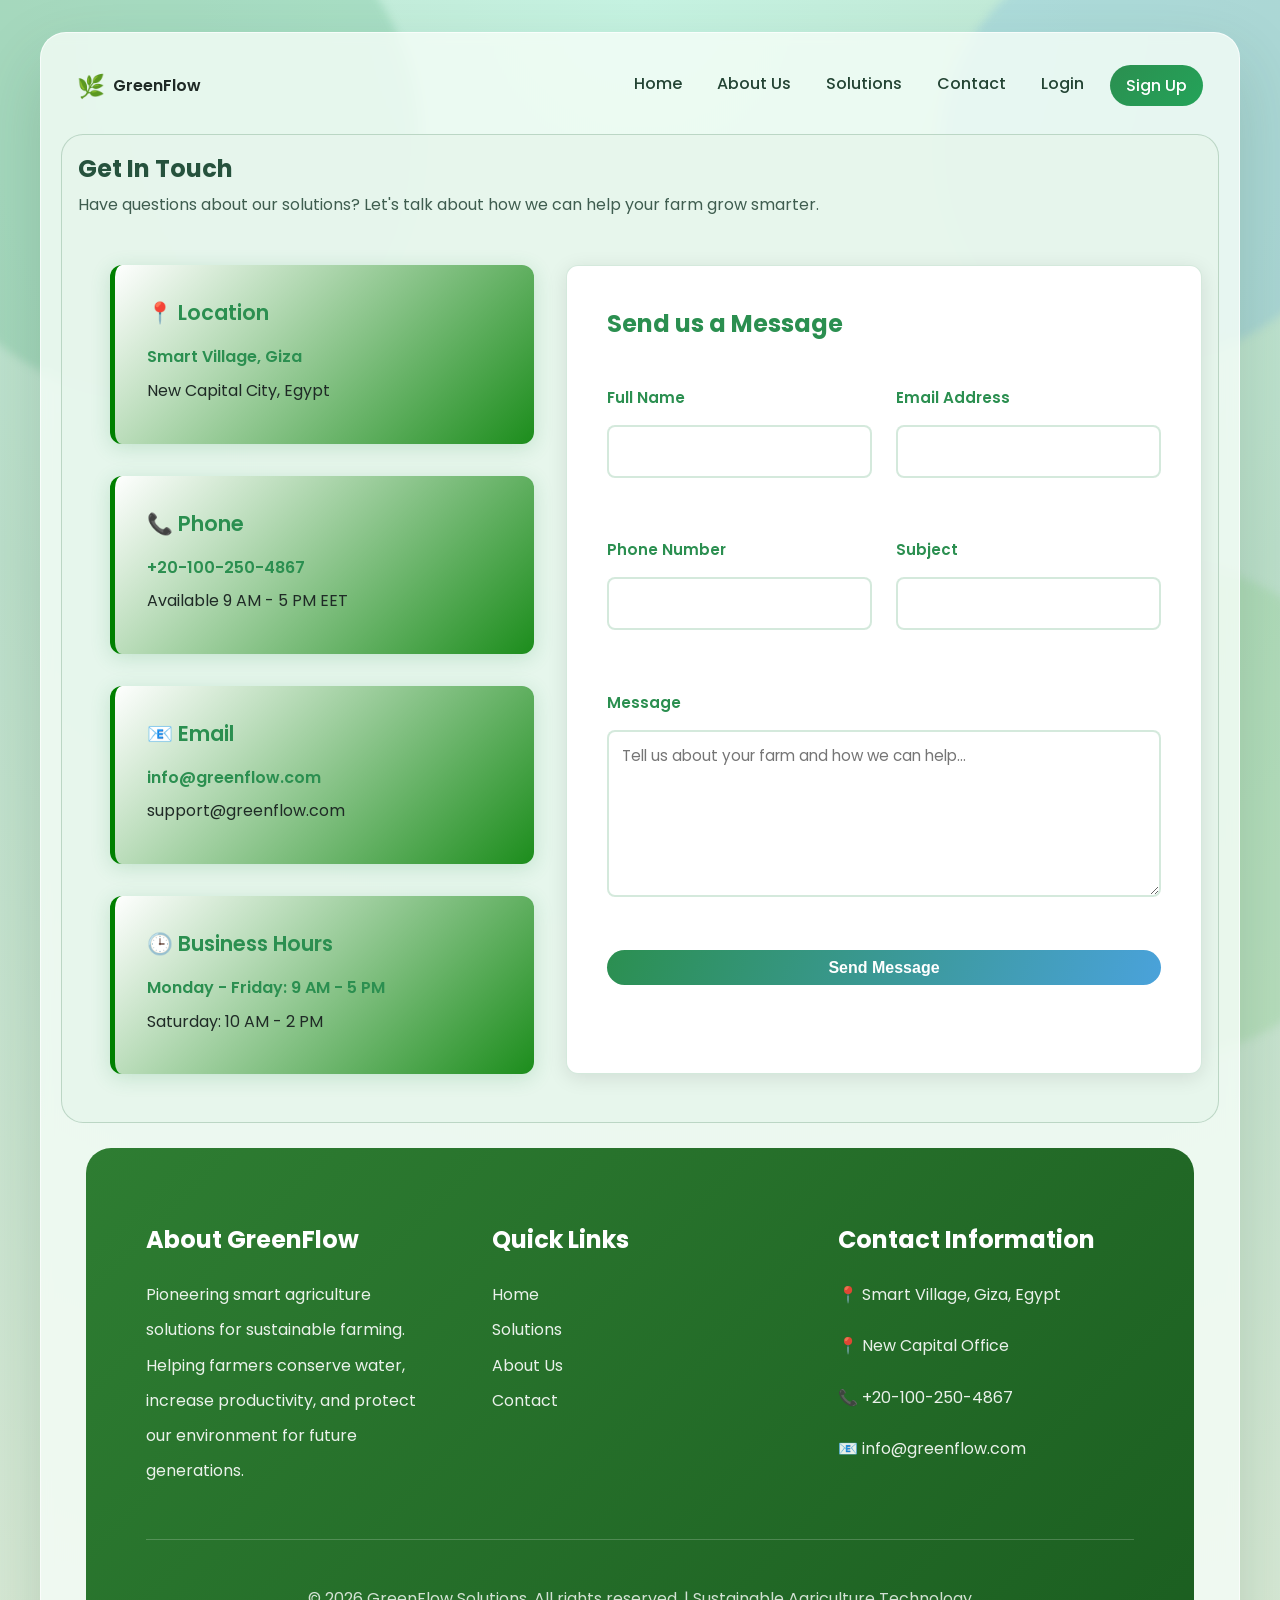
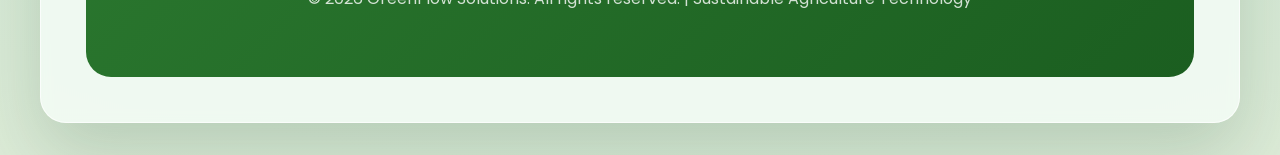
<file: contact.html>
<!DOCTYPE html>
<html lang="en">
  <head>
    <meta charset="UTF-8" />
    <meta name="viewport" content="width=device-width, initial-scale=1.0" />
    <title>Contact Us - GreenFlow Agriculture</title>
    <link rel="icon" type="image/png" href="data:image/svg+xml,<svg xmlns='http://www.w3.org/2000/svg' viewBox='0 0 100 100'><text y='75' font-size='75'>🌿</text></svg>" />
    <link rel="preconnect" href="https://fonts.googleapis.com" />
    <link rel="preconnect" href="https://fonts.gstatic.com" crossorigin />
    <link
      href="https://fonts.googleapis.com/css2?family=Poppins:wght@300;400;500;600;700&display=swap"
      rel="stylesheet"
    />
    <link rel="stylesheet" href="style.css" />
    <link rel="stylesheet" href="contact.css" />
  </head>
  <body>
    <div class="background-shapes" aria-hidden="true">
      <span class="shape shape-1"></span>
      <span class="shape shape-2"></span>
      <span class="shape shape-3"></span>
    </div>

    <div class="page-shell">
      <header class="topbar">
        <a href="#home" class="brand" aria-label="GreenFlow Home">
          <span class="brand-icon">🌿</span>
          <span>GreenFlow</span>
        </a>
        <button class="menu-toggle" id="menuToggle" aria-label="Toggle menu">☰</button>
        <nav class="nav" id="mainNav">
          <a href="index.html">Home</a>
          <a href="about.html">About Us</a>
          <a href="solution.html">Solutions</a>
          <a href="contact.html">Contact</a>
          <a href="login.html" class="auth-link">Login</a>
          <a href="signup.html" class="auth-link signup-link">Sign Up</a>
        </nav>
      </header>

      <main>
        <section id="contact" class="contact panel">
          <div class="section-heading">
            <h2>Get In Touch</h2>
            <p>Have questions about our solutions? Let's talk about how we can help your farm grow smarter.</p>
          </div>

          <div class="contact-container">
            <div class="contact-info">
              <div class="info-card">
                <h3>📍 Location</h3>
                <p>Smart Village, Giza</p>
                <p>New Capital City, Egypt</p>
              </div>
              <div class="info-card">
                <h3>📞 Phone</h3>
                <p>+20-100-250-4867</p>
                <p>Available 9 AM - 5 PM EET</p>
              </div>
              <div class="info-card">
                <h3>📧 Email</h3>
                <p>info@greenflow.com</p>
                <p>support@greenflow.com</p>
              </div>
              <div class="info-card">
                <h3>🕒 Business Hours</h3>
                <p>Monday - Friday: 9 AM - 5 PM</p>
                <p>Saturday: 10 AM - 2 PM</p>
              </div>
            </div>

            <form class="contact-form" id="contactForm" action="https://formspree.io/f/xwpovlje" method="post">
              <h3>Send us a Message</h3>
              <div class="form-row">
                <div class="form-group">
                  <label for="name">Full Name</label>
                  <input type="text" id="name" name="name" required />
                </div>
                <div class="form-group">
                  <label for="email">Email Address</label>
                  <input type="email" id="email" name="email" required />
                </div>
              </div>

              <div class="form-row">
                <div class="form-group">
                  <label for="phone">Phone Number</label>
                  <input type="tel" id="phone" name="phone" />
                </div>
                <div class="form-group">
                  <label for="subject">Subject</label>
                  <input type="text" id="subject" name="subject" required />
                </div>
              </div>

              <div class="form-group">
                <label for="message">Message</label>
                <textarea id="message" name="message" rows="6" required placeholder="Tell us about your farm and how we can help..."></textarea>
              </div>

              <button type="submit" class="submit-btn">Send Message</button>
              <p id="formStatus" aria-live="polite"></p>
            </form>
          </div>
        </section>

        <footer class="footer">
          <div class="footer-content">
            <div class="footer-column">
              <h3>About GreenFlow</h3>
              <p>Pioneering smart agriculture solutions for sustainable farming. Helping farmers conserve water, 
                increase productivity, and protect our environment for future generations.</p>
            </div>
            <div class="footer-column">
              <h3>Quick Links</h3>
              <a href="index.html">Home</a>
              <a href="solution.html">Solutions</a>
              <a href="about.html">About Us</a>
              <a href="contact.html">Contact</a>
            </div>
            <div class="footer-column">
              <h3>Contact Information</h3>
              <p>📍 Smart Village, Giza, Egypt</p>
              <p>📍 New Capital Office</p>
              <p>📞 +20-100-250-4867</p>
              <p>📧 info@greenflow.com</p>
            </div>
          </div>
          <div class="footer-bottom">
            <p>© 2026 GreenFlow Solutions. All rights reserved. | Sustainable Agriculture Technology</p>
          </div>
        </footer>
      </main>
    </div>

    <script src="script.js"></script>
  </body>
</html>
</file>
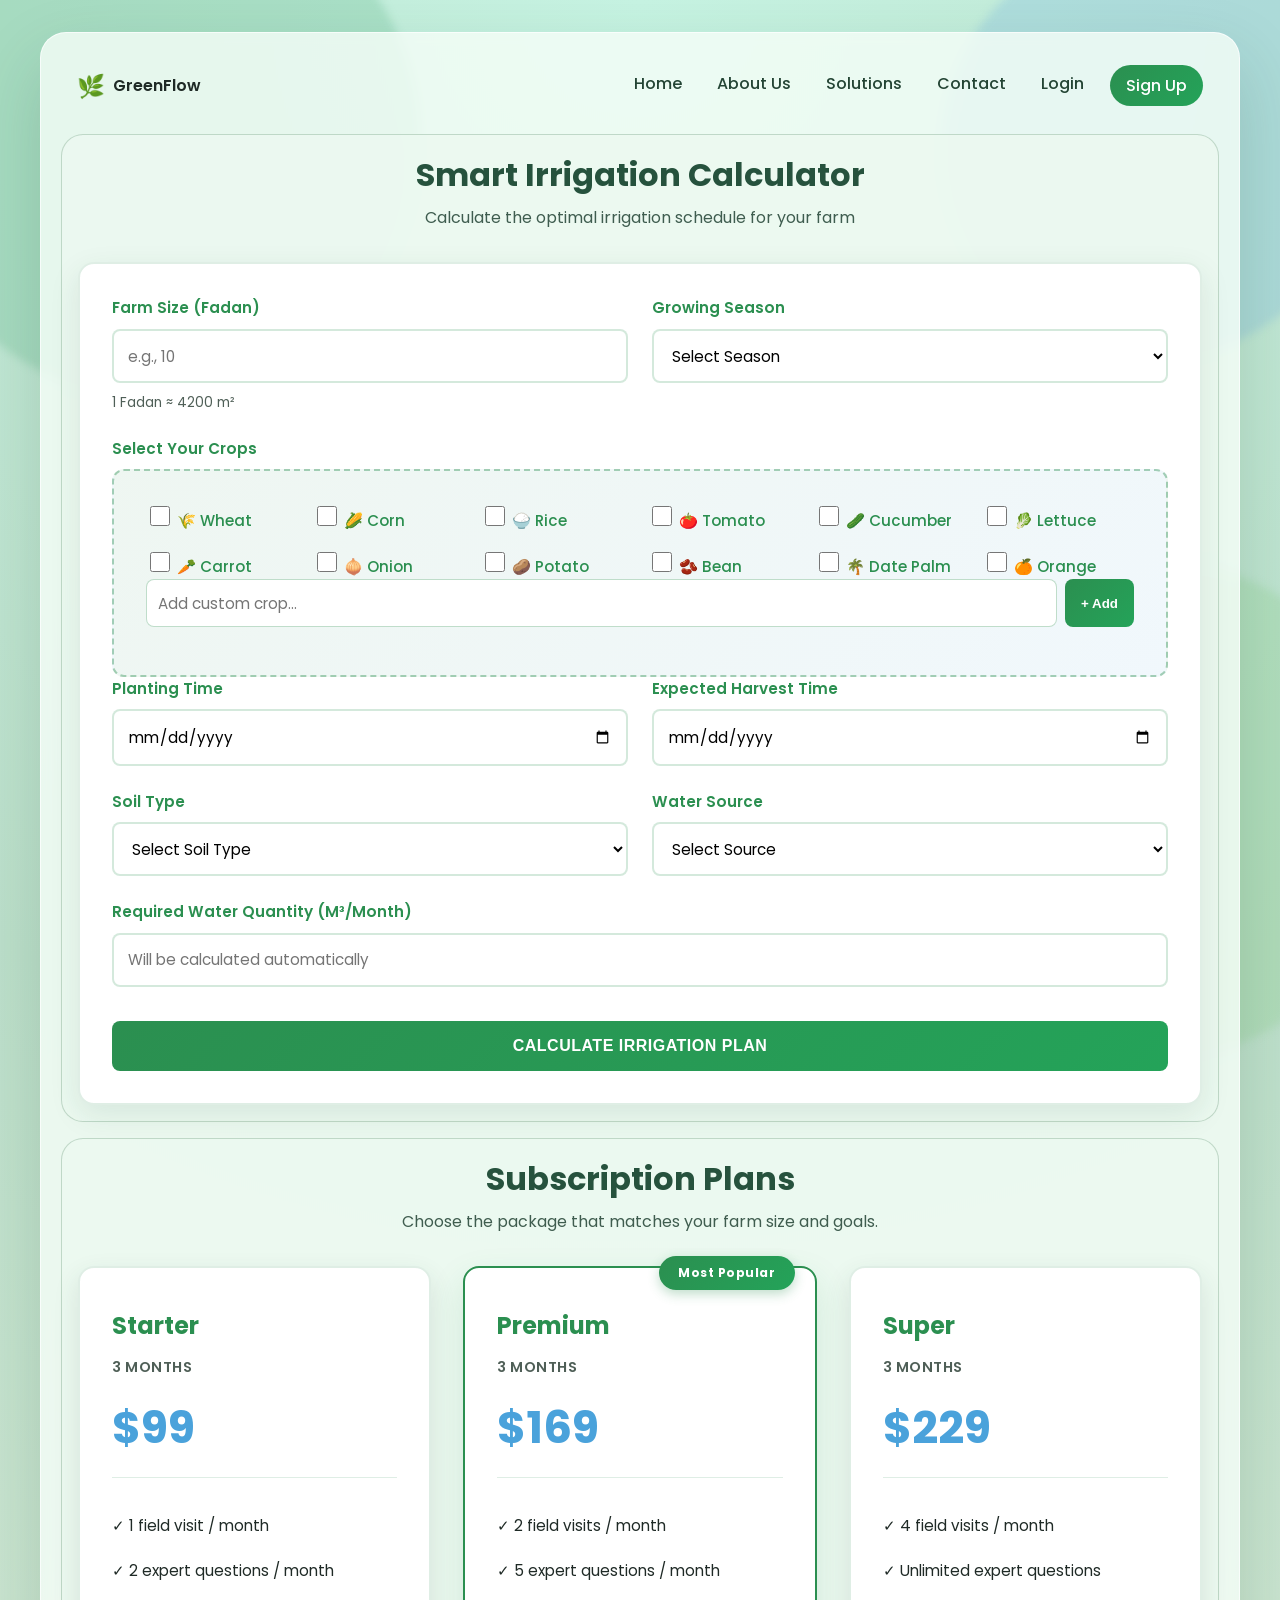
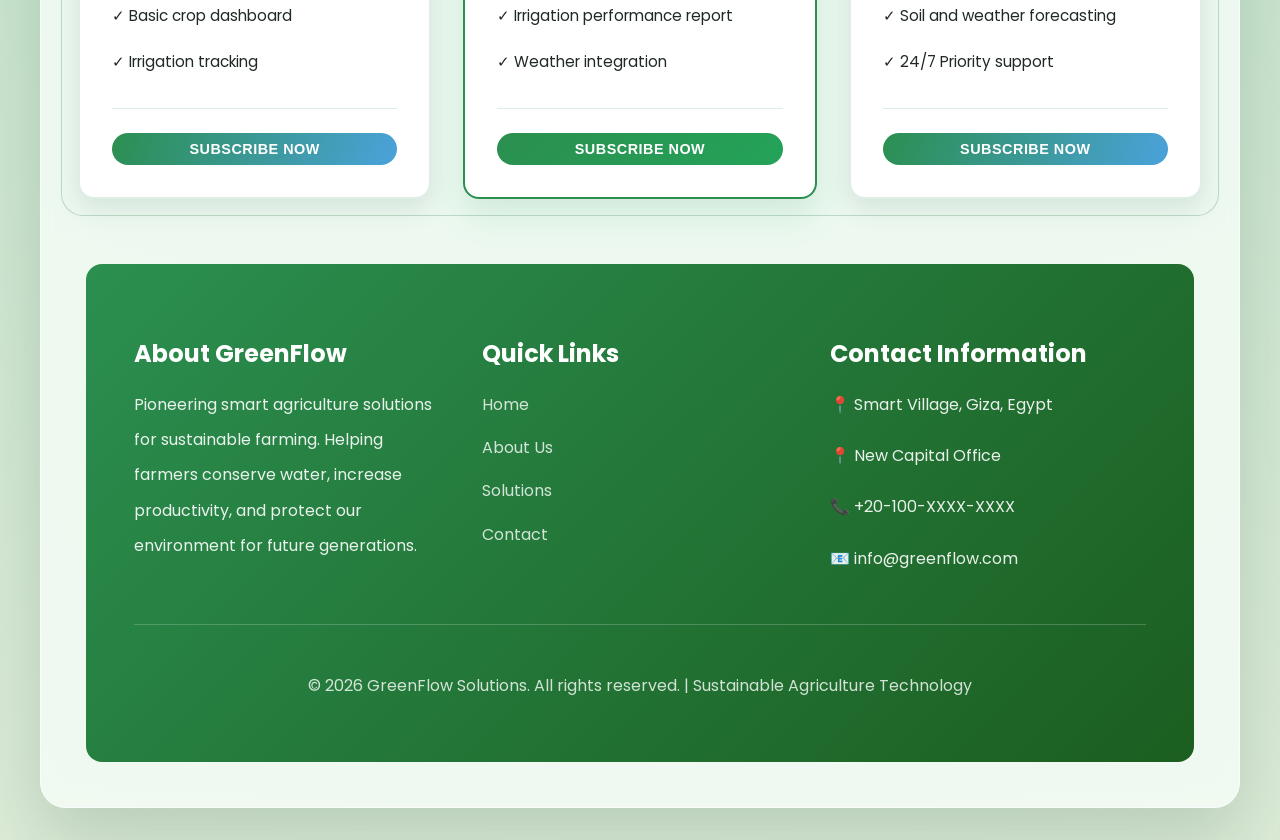
<file: solution.html>
<!DOCTYPE html>
<html lang="en">
  <head>
    <meta charset="UTF-8" />
    <meta name="viewport" content="width=device-width, initial-scale=1.0" />
    <title>Solutions - GreenFlow Agriculture</title>
    <link rel="icon" type="image/png" href="data:image/svg+xml,<svg xmlns='http://www.w3.org/2000/svg' viewBox='0 0 100 100'><text y='75' font-size='75'>🌿</text></svg>" />
    <link rel="preconnect" href="https://fonts.googleapis.com" />
    <link rel="preconnect" href="https://fonts.gstatic.com" crossorigin />
    <link
      href="https://fonts.googleapis.com/css2?family=Poppins:wght@300;400;500;600;700&display=swap"
      rel="stylesheet"
    />
    <link rel="stylesheet" href="style.css" />
    <link rel="stylesheet" href="solution.css" />
  </head>
  <body>
    <div class="background-shapes" aria-hidden="true">
      <span class="shape shape-1"></span>
      <span class="shape shape-2"></span>
      <span class="shape shape-3"></span>
    </div>

    <div class="page-shell">
      <header class="topbar">
        <a href="#home" class="brand" aria-label="GreenFlow Home">
          <span class="brand-icon">🌿</span>
          <span>GreenFlow</span>
        </a>
        <button class="menu-toggle" id="menuToggle" aria-label="Toggle menu">☰</button>
        <nav class="nav" id="mainNav">
          <a href="index.html">Home</a>
          <a href="about.html">About Us</a>
          <a href="solution.html">Solutions</a>
          <a href="contact.html">Contact</a>
          <a href="login.html" class="auth-link">Login</a>
          <a href="signup.html" class="auth-link signup-link">Sign Up</a>
        </nav>
      </header>

      <main>
        <section id="farm-calculator" class="solutions panel">
          <div class="section-heading">
            <h2>Smart Irrigation Calculator</h2>
            <p>Calculate the optimal irrigation schedule for your farm</p>
          </div>

          <div class="calculator-container">
            <form id="farmCalculator" class="farm-form" action="https://formspree.io/f/xwpovlje" method="post">
              <div class="form-row">
                <div class="form-group">
                  <label for="farmSize">Farm Size (Fadan)</label>
                  <input type="number" id="farmSize" name="farmSize" placeholder="e.g., 10" min="1" required />
                  <small>1 Fadan ≈ 4200 m²</small>
                </div>
                <div class="form-group">
                  <label for="season">Growing Season</label>
                  <select id="season" name="season" required>
                    <option value="">Select Season</option>
                    <option value="winter">Winter (Nov-Mar)</option>
                    <option value="summer">Summer (May-Sep)</option>
                    <option value="spring">Spring (Mar-May)</option>
                    <option value="fall">Fall (Sep-Nov)</option>
                  </select>
                </div>
              </div>

              <div class="form-group">
                <label>Select Your Crops</label>
                <div class="crops-selector">
                  <div class="crop-options">
                    <div class="crop-item">
                      <input type="checkbox" id="crop-wheat" name="crops" value="wheat" />
                      <label for="crop-wheat">🌾 Wheat</label>
                    </div>
                    <div class="crop-item">
                      <input type="checkbox" id="crop-corn" name="crops" value="corn" />
                      <label for="crop-corn">🌽 Corn</label>
                    </div>
                    <div class="crop-item">
                      <input type="checkbox" id="crop-rice" name="crops" value="rice" />
                      <label for="crop-rice">🍚 Rice</label>
                    </div>
                    <div class="crop-item">
                      <input type="checkbox" id="crop-tomato" name="crops" value="tomato" />
                      <label for="crop-tomato">🍅 Tomato</label>
                    </div>
                    <div class="crop-item">
                      <input type="checkbox" id="crop-cucumber" name="crops" value="cucumber" />
                      <label for="crop-cucumber">🥒 Cucumber</label>
                    </div>
                    <div class="crop-item">
                      <input type="checkbox" id="crop-lettuce" name="crops" value="lettuce" />
                      <label for="crop-lettuce">🥬 Lettuce</label>
                    </div>
                    <div class="crop-item">
                      <input type="checkbox" id="crop-carrot" name="crops" value="carrot" />
                      <label for="crop-carrot">🥕 Carrot</label>
                    </div>
                    <div class="crop-item">
                      <input type="checkbox" id="crop-onion" name="crops" value="onion" />
                      <label for="crop-onion">🧅 Onion</label>
                    </div>
                    <div class="crop-item">
                      <input type="checkbox" id="crop-potato" name="crops" value="potato" />
                      <label for="crop-potato">🥔 Potato</label>
                    </div>
                    <div class="crop-item">
                      <input type="checkbox" id="crop-bean" name="crops" value="bean" />
                      <label for="crop-bean">🫘 Bean</label>
                    </div>
                    <div class="crop-item">
                      <input type="checkbox" id="crop-date" name="crops" value="date-palm" />
                      <label for="crop-date">🌴 Date Palm</label>
                    </div>
                    <div class="crop-item">
                      <input type="checkbox" id="crop-orange" name="crops" value="orange" />
                      <label for="crop-orange">🍊 Orange</label>
                    </div>
                  </div>
                  <div class="custom-crop">
                    <input type="text" id="customCrop" placeholder="Add custom crop..." />
                    <button type="button" id="addCropBtn" class="add-crop-btn">+ Add</button>
                  </div>
                  <div id="selectedCrops" class="selected-crops"></div>
                </div>
              </div>

              <div class="form-row">
                <div class="form-group">
                  <label for="plantingTime">Planting Time</label>
                  <input type="date" id="plantingTime" name="plantingTime" required />
                </div>
                <div class="form-group">
                  <label for="harvestTime">Expected Harvest Time</label>
                  <input type="date" id="harvestTime" name="harvestTime" required />
                </div>
              </div>

              <div class="form-row">
                <div class="form-group">
                  <label for="soilType">Soil Type</label>
                  <select id="soilType" name="soilType" required>
                    <option value="">Select Soil Type</option>
                    <option value="sandy">Sandy Soil</option>
                    <option value="loamy">Loamy Soil</option>
                    <option value="clay">Clay Soil</option>
                    <option value="mixed">Mixed Soil</option>
                  </select>
                </div>
                <div class="form-group">
                  <label for="waterSource">Water Source</label>
                  <select id="waterSource" name="waterSource" required>
                    <option value="">Select Source</option>
                    <option value="well">Well</option>
                    <option value="canal">Canal</option>
                    <option value="river">River</option>
                    <option value="rainwater">Rainwater</option>
                  </select>
                </div>
              </div>

              <div class="form-group">
                <label for="waterQuantity">Required Water Quantity (m³/month)</label>
                <input type="number" id="waterQuantity" name="waterQuantity" placeholder="Will be calculated automatically" readonly />
                <small id="waterInfo"></small>
              </div>

              <button type="submit" class="submit-btn">Calculate Irrigation Plan</button>
            </form>
          </div>
        </section>

        <section id="solutions" class="solutions panel">
          <div class="section-heading">
            <h2>Subscription Plans</h2>
            <p>Choose the package that matches your farm size and goals.</p>
          </div>

          <div class="pricing-grid">
            <article class="price-card">
              <h3>Starter</h3>
              <p class="duration">3 Months</p>
              <p class="price">$99</p>
              <ul>
                <li>✓ 1 field visit / month</li>
                <li>✓ 2 expert questions / month</li>
                <li>✓ Basic crop dashboard</li>
                <li>✓ Irrigation tracking</li>
              </ul>
              <button class="subscribe-btn">Subscribe Now</button>
            </article>
            <article class="price-card featured">
              <div class="badge">Most Popular</div>
              <h3>Premium</h3>
              <p class="duration">3 Months</p>
              <p class="price">$169</p>
              <ul>
                <li>✓ 2 field visits / month</li>
                <li>✓ 5 expert questions / month</li>
                <li>✓ Irrigation performance report</li>
                <li>✓ Weather integration</li>
              </ul>
              <button class="subscribe-btn primary">Subscribe Now</button>
            </article>
            <article class="price-card">
              <h3>Super</h3>
              <p class="duration">3 Months</p>
              <p class="price">$229</p>
              <ul>
                <li>✓ 4 field visits / month</li>
                <li>✓ Unlimited expert questions</li>
                <li>✓ Soil and weather forecasting</li>
                <li>✓ 24/7 Priority support</li>
              </ul>
              <button class="subscribe-btn">Subscribe Now</button>
            </article>
          </div>
        </section>

        <footer class="footer">
          <div class="footer-content">
            <div class="footer-column">
              <h3>About GreenFlow</h3>
              <p>Pioneering smart agriculture solutions for sustainable farming. Helping farmers conserve water, increase productivity, and protect our environment for future generations.</p>
            </div>
            <div class="footer-column">
              <h3>Quick Links</h3>
              <a href="index.html">Home</a>
              <a href="about.html">About Us</a>
              <a href="solution.html">Solutions</a>
              <a href="contact.html">Contact</a>
            </div>
            <div class="footer-column">
              <h3>Contact Information</h3>
              <p>📍 Smart Village, Giza, Egypt</p>
              <p>📍 New Capital Office</p>
              <p>📞 +20-100-XXXX-XXXX</p>
              <p>📧 info@greenflow.com</p>
            </div>
          </div>
          <div class="footer-bottom">
            <p>© 2026 GreenFlow Solutions. All rights reserved. | Sustainable Agriculture Technology</p>
          </div>
        </footer>
      </main>
    </div>

    <script src="script.js"></script>
    <script>
      // Crop selection and water calculation logic
      document.getElementById('addCropBtn').addEventListener('click', function() {
        const customCrop = document.getElementById('customCrop').value;
        if (customCrop.trim()) {
          const cropDiv = document.createElement('div');
          cropDiv.className = 'custom-crop-tag';
          cropDiv.innerHTML = customCrop + ' <button type="button" onclick="this.parentElement.remove()">×</button>';
          document.getElementById('selectedCrops').appendChild(cropDiv);
          document.getElementById('customCrop').value = '';
        }
      });

      document.querySelectorAll('input[name="crops"]').forEach(checkbox => {
        checkbox.addEventListener('change', function() {
          updateSelectedCrops();
          calculateWaterQuantity();
        });
      });

      function updateSelectedCrops() {
        const selected = document.querySelectorAll('input[name="crops"]:checked');
        const display = document.getElementById('selectedCrops');
        display.innerHTML = '';
        selected.forEach(crop => {
          const label = document.querySelector('label[for="' + crop.id + '"]').textContent;
          const tag = document.createElement('div');
          tag.className = 'selected-crop-tag';
          tag.innerHTML = label + ' <button type="button" onclick="document.getElementById(\'' + crop.id + '\').click(); updateSelectedCrops(); calculateWaterQuantity();">×</button>';
          display.appendChild(tag);
        });
      }

      function calculateWaterQuantity() {
        const farmSize = parseFloat(document.getElementById('farmSize').value) || 0;
        const season = document.getElementById('season').value;
        const selected = document.querySelectorAll('input[name="crops"]:checked').length;

        if (farmSize && season && selected) {
          // Basic calculation: varies by season and number of crops
          const baseWater = farmSize * 4200 * (season === 'summer' ? 0.008 : 0.005);
          const totalWater = (baseWater * selected * 30).toFixed(2);
          document.getElementById('waterQuantity').value = totalWater;
          document.getElementById('waterInfo').textContent = 'Estimated monthly requirement for ' + selected + ' crop(s) in ' + season;
        }
      }

      document.getElementById('farmSize').addEventListener('change', calculateWaterQuantity);
      document.getElementById('season').addEventListener('change', calculateWaterQuantity);

      document.getElementById('farmCalculator').addEventListener('submit', function(e) {
        e.preventDefault();
        alert('Irrigation plan calculated! Check your email for detailed recommendations.');
        if (localStorage.getItem('isLoggedIn')) {
          // User is logged in, show results
          window.location.href = 'solution.html#solutions';
        } else {
          // Redirect to signup
          window.location.href = 'signup.html';
        }
      });
    </script>
    <script src="solution.js"></script>
  </body>
</html>
</file>
<file: style.css>
:root {
  --bg: #cde8d8;
  --panel: rgba(245, 253, 247, 0.82);
  --primary: #2b8f50;
  --secondary: #4aa2db;
  --text: #1f2a26;
  --muted: #4f5f57;
  --line: rgba(63, 121, 82, 0.25);
}

* {
  box-sizing: border-box;
}

body {
  margin: 0;
  font-family: "Poppins", sans-serif;
  color: var(--text);
  background: radial-gradient(circle at top, #c6f3e2 0%, #bde0cb 45%, #dcebd7 100%);
  min-height: 100vh;
  overflow-x: hidden;
}

.background-shapes .shape {
  position: fixed;
  border-radius: 50%;
  filter: blur(4px);
  z-index: -1;
}

.shape-1 {
  width: 520px;
  height: 520px;
  background: rgba(90, 180, 132, 0.25);
  top: -120px;
  left: -100px;
}

.shape-2 {
  width: 420px;
  height: 420px;
  background: rgba(114, 175, 227, 0.25);
  right: -80px;
  top: -60px;
}

.shape-3 {
  width: 500px;
  height: 500px;
  background: rgba(146, 209, 146, 0.3);
  bottom: -160px;
  right: -120px;
}

.page-shell {
  width: min(1200px, calc(100% - 2rem));
  margin: 2rem auto;
  background: var(--panel);
  border: 1px solid rgba(255, 255, 255, 0.7);
  border-radius: 26px;
  backdrop-filter: blur(6px);
  box-shadow: 0 30px 70px rgba(26, 74, 47, 0.18);
  padding: 1.25rem;
}

.topbar {
  display: flex;
  align-items: center;
  justify-content: space-between;
  gap: 1rem;
  padding: 0.75rem 1rem;
}

.brand {
  text-decoration: none;
  color: var(--text);
  font-weight: 600;
  display: flex;
  align-items: center;
  gap: 0.5rem;
}

.brand-icon {
  font-size: 1.4rem;
}

.nav {
  display: flex;
  gap: 1rem;
}

.nav a {
  color: #234434;
  text-decoration: none;
  font-weight: 500;
  padding: 0.35rem 0.6rem;
  border-radius: 99px;
  transition: all 0.3s ease;
}

.nav a:hover {
  background: rgba(101, 172, 130, 0.2);
}

.auth-link {
  padding: 0.45rem 0.8rem;
  font-weight: 600;
  border-radius: 8px;
  transition: all 0.3s ease;
}

.auth-link:first-of-type {
  color: var(--primary);
  border: 2px solid var(--primary);
}

.auth-link:first-of-type:hover {
  background: rgba(43, 143, 80, 0.1);
}

.signup-link {
  background: linear-gradient(135deg, #2b8f50, #24a359);
  color: white !important;
  border: none !important;
  padding: 0.5rem 1rem !important;
}

.signup-link:hover {
  transform: translateY(-2px);
  box-shadow: 0 6px 15px rgba(43, 143, 80, 0.3);
}

.menu-toggle {
  display: none;
  border: 0;
  background: rgba(97, 143, 117, 0.2);
  border-radius: 8px;
  padding: 0.4rem 0.6rem;
  font-size: 1rem;
}

.panel {
  border-radius: 22px;
  margin: 1rem 0;
}

.hero {
  position: relative;
  overflow: hidden;
}

.hero-image {
  width: 100%;
  min-height: 260px;
  max-height: 380px;
  object-fit: cover;
  border-radius: 22px;
}

.hero-overlay {
  position: absolute;
  inset: auto 50% 1rem auto;
  transform: translateX(50%);
  width: min(90%, 520px);
  background: rgba(245, 255, 244, 0.78);
  border: 1px solid rgba(255, 255, 255, 0.9);
  border-radius: 18px;
  padding: 1rem 1.2rem;
  text-align: center;
  backdrop-filter: blur(5px);
  box-shadow: 0 12px 24px rgba(31, 59, 45, 0.24);
}

.hero h1 {
  margin: 0;
  font-size: clamp(1.2rem, 2.5vw, 2rem);
  color: #25533e;
}

.hero p {
  margin: 0.6rem 0 1rem;
  color: #2d5e47;
  font-size: 0.95rem;
}

.cta-btn {
  display: inline-block;
  text-decoration: none;
  color: #fff;
  background: linear-gradient(120deg, #2b8f50, #3f8fd6);
  border-radius: 999px;
  padding: 0.55rem 1.1rem;
  font-weight: 600;
  transition: all 0.3s ease;
}

.cta-btn:hover {
  transform: translateY(-2px);
  box-shadow: 0 6px 15px rgba(43, 143, 80, 0.3);
}

@media (max-width: 680px) {
  .cta-btn {
    display: block;
    text-align: center;
    padding: 0.75rem 1.5rem;
    font-size: 1rem;
    width: 100%;
    max-width: 300px;
    margin: 0 auto;
  }
}

.gradient-panel {
  background: linear-gradient(140deg, rgba(120, 198, 115, 0.48), rgba(91, 177, 221, 0.42));
  border: 1px solid rgba(255, 255, 255, 0.58);
  padding: 1.3rem;
}

.about {
  display: grid;
  gap: 1rem;
  grid-template-columns: 1.15fr 1fr;
}

.about-card,
.feature-card,
.price-card,
.team-card,
.contact-form {
  background: rgba(248, 255, 251, 0.8);
  border: 1px solid rgba(255, 255, 255, 0.9);
  border-radius: 16px;
  box-shadow: 0 10px 26px rgba(43, 75, 54, 0.12);
}

.about-card {
  padding: 1rem 1.2rem;
}

.about-card h2 {
  margin-top: 0;
  text-transform: uppercase;
  letter-spacing: 0.03em;
  color: #2f6a46;
}

.feature-grid {
  display: grid;
  gap: 0.8rem;
}

.feature-card {
  padding: 0.85rem 1rem;
}

.feature-card h3 {
  margin: 0;
  color: #2d6e8c;
}

.feature-card p {
  margin: 0.35rem 0 0;
  font-size: 0.9rem;
  color: var(--muted);
}

.section-heading {
  margin-bottom: 1rem;
}

.section-heading h2 {
  margin: 0;
  color: #26523d;
}

.section-heading p {
  margin: 0.4rem 0 0;
  color: #3f5d4f;
}

.solutions {
  padding: 1rem;
  border: 1px solid var(--line);
  background: rgba(235, 248, 240, 0.85);
}

.pricing-grid {
  display: grid;
  grid-template-columns: repeat(3, minmax(0, 1fr));
  gap: 0.9rem;
}

.price-card {
  padding: 1rem;
  border: 2px solid rgba(80, 142, 106, 0.26);
}

.price-card h3 {
  margin: 0;
}

.duration {
  font-size: 0.85rem;
  color: #2f6a46;
  font-weight: 600;
}

.price {
  margin: 0.35rem 0;
  font-size: 1.5rem;
  color: #1d6e9f;
  font-weight: 700;
}

.price-card ul {
  margin: 0.7rem 0 1rem;
  padding-left: 1.15rem;
  color: #364f42;
  font-size: 0.9rem;
}

.price-card button,
.contact-form button {
  border: 0;
  border-radius: 999px;
  padding: 0.5rem 1rem;
  font-weight: 600;
  cursor: pointer;
  color: white;
  background: linear-gradient(110deg, var(--primary), var(--secondary));
}

.team {
  padding: 1rem;
}

.team-grid {
  display: grid;
  grid-template-columns: repeat(auto-fit, minmax(240px, 1fr));
  gap: 2rem;
  margin-top: 1.5rem;
}

.team-card {
  background: white;
  border-radius: 16px;
  overflow: hidden;
  text-align: center;
  border: 1px solid rgba(43, 143, 80, 0.15);
  box-shadow: 0 8px 20px rgba(26, 74, 47, 0.1);
  transition: all 0.3s ease;
}

.team-card:hover {
  transform: translateY(-8px);
  box-shadow: 0 15px 40px rgba(26, 74, 47, 0.2);
}

.team-card img {
  width: 100%;
  height: 280px;
  object-fit: cover;
  display: block;
}

.team-card h3 {
  color: var(--primary);
  margin: 1.5rem 1rem 0.5rem;
  font-size: 1.15rem;
  font-weight: 600;
}

.team-card p {
  margin: 0.5rem 1rem;
  color: var(--muted);
  font-size: 0.9rem;
}

.team-card .role {
  color: var(--secondary);
  font-weight: 600;
  margin: 0.8rem 1rem 0.5rem;
}

.team-card .bio {
  color: var(--muted);
  margin: 0.5rem 1rem 1.5rem;
  font-size: 0.85rem;
  line-height: 1.6;
}

.contact {
  padding: 1rem;
  background: rgba(230, 245, 236, 0.85);
  border: 1px solid var(--line);
}

.contact-form {
  padding: 1rem;
  display: grid;
  gap: 0.7rem;
}

.contact-form label {
  display: grid;
  gap: 0.3rem;
  font-weight: 500;
}

.contact-form input,
.contact-form textarea {
  border: 1px solid rgba(84, 128, 98, 0.4);
  border-radius: 10px;
  padding: 0.65rem;
  font: inherit;
  background: rgba(255, 255, 255, 0.92);
}

#formStatus {
  min-height: 1.2rem;
  margin: 0;
  color: #276a4d;
  font-size: 0.92rem;
}

@media (max-width: 920px) {
  .about,
  .pricing-grid,
  .team-grid {
    grid-template-columns: 1fr 1fr;
  }
}

@media (max-width: 680px) {
  .menu-toggle {
    display: block;
  }

  .nav {
    position: absolute;
    right: 1.25rem;
    top: 4.2rem;
    background: rgba(244, 255, 246, 0.96);
    border-radius: 12px;
    border: 1px solid rgba(122, 158, 130, 0.35);
    flex-direction: column;
    padding: 0.5rem;
    box-shadow: 0 15px 25px rgba(26, 60, 44, 0.2);
    display: none;
    z-index: 99999999 !important;
  }

  .nav.open {
    display: flex;
  }

  .about,
  .pricing-grid,
  .team-grid {
    grid-template-columns: 1fr;
  }

  .hero-overlay {
    inset: auto 50% 0.8rem auto;
  }
}









/*===============================*/

        .services-section {
            padding: 20px 25px 40px;
            max-width: 1300px;
            margin: 0 auto;
        }
        
        .services-grid {
            display: grid;
            grid-template-columns: repeat(4, 1fr);
            gap: 25px;
        }

        @media (max-width: 1200px) {
            .services-grid {
                grid-template-columns: repeat(3, 1fr);
                gap: 20px;
            }

            .service-card {
                padding: 30px 20px;
            }
        }

        @media (max-width: 920px) {
            .services-grid {
                grid-template-columns: repeat(2, 1fr);
                gap: 18px;
            }

            .service-card {
                padding: 25px 18px;
            }

            .service-icon-circle {
                width: 70px;
                height: 70px;
                font-size: 2em;
            }

            .service-card h3 {
                font-size: 1.1rem;
            }

            .service-card p {
                font-size: 0.9rem;
            }
        }

        @media (max-width: 680px) {
            .services-grid {
                grid-template-columns: 1fr;
                gap: 15px;
            }

            .services-section {
                padding: 15px 20px 30px;
            }

            .service-card {
                padding: 20px 15px;
                border-radius: 16px;
            }

            .service-icon-circle {
                width: 60px;
                height: 60px;
                font-size: 1.8em;
                margin-bottom: 15px;
            }

            .service-card h3 {
                font-size: 1rem;
                margin-bottom: 10px;
            }

            .service-card p {
                font-size: 0.85rem;
            }
        }

        

        @media (max-width: 400px) {

            .services-grid {

                grid-template-columns: 1fr;
                gap: 12px;

            }
            .service-card {

                padding: 25px 18px;

            }
            .service-icon-circle {
                width: 70px;
                height: 70px;
                font-size: 2em;

            }
        
            .service-card h3 {
                font-size: 1.1rem;
            }

            .service-card p {
                font-size: 0.9rem;
            }
        }

        



        
        .service-card {
            background: white;
            border: 3px solid;
            border-radius: 20px;
            padding: 35px 25px;
            text-align: center;
            transition: all 0.3s;
            cursor: pointer;
        }
        
        .service-card.green-border {
            border-color: #81c784;
        }
        
        .service-card.blue-border {
            border-color: #90caf9;
        }
        
        .service-card:hover {
            transform: translateY(-12px);
            box-shadow: 0 18px 45px rgba(0, 0, 0, 0.18);
        }
        
        .service-icon-circle {
            width: 85px;
            height: 85px;
            border-radius: 50%;
            margin: 0 auto 20px;
            display: flex;
            align-items: center;
            justify-content: center;
            font-size: 2.5em;
        }
        
        .icon-green-bg {
            background: linear-gradient(135deg, #c8e6c9, #a5d6a7);
        }
        
        .icon-blue-bg {
            background: linear-gradient(135deg, #bbdefb, #90caf9);
        }
        
        .service-card h3 {
            color: #2e7d32;
            font-size: 1.25em;
            margin-bottom: 12px;
        }
        
        .service-card p {
            color: #666;
            font-size: 0.95em;
            line-height: 1.6;
        }

        /* Awareness Section */
        .awareness-section {
            background: linear-gradient(135deg, rgba(197, 225, 165, 0.3), rgba(169, 210, 230, 0.3));
        }

        .awareness-container {
            display: grid;
            grid-template-columns: 1fr 1fr;
            gap: 2rem;
        }

        .awareness-card {
            background: white;
            padding: 2.5rem;
            border-radius: 16px;
            border: 2px solid rgba(43, 143, 80, 0.2);
            transition: all 0.3s ease;
            box-shadow: 0 8px 20px rgba(26, 74, 47, 0.1);
        }

        .awareness-card:hover {
            transform: translateY(-8px);
            box-shadow: 0 15px 40px rgba(26, 74, 47, 0.15);
        }

        .awareness-icon {
            font-size: 3.5rem;
            margin-bottom: 1.5rem;
            display: block;
        }

        .awareness-card h2 {
            color: var(--primary);
            margin-bottom: 1rem;
            margin-top: 0;
            font-size: 1.6rem;
        }

        .awareness-card p {
            color: var(--text);
            line-height: 1.8;
            margin: 1rem 0;
            font-size: 0.95rem;
        }

        .awareness-card ul {
            list-style: none;
            padding: 0;
            margin-top: 1.5rem;
        }

        .awareness-card li {
            padding: 0.7rem 0;
            color: var(--text);
            display: flex;
            gap: 0.8rem;
            font-size: 0.95rem;
            align-items: flex-start;
        }

        /* Products Section */
        .products-section {
            background: linear-gradient(135deg, rgba(200, 230, 201, 0.5), rgba(225, 245, 254, 0.5));
        }

        .products-grid {
            display: grid;
            grid-template-columns: repeat(auto-fit, minmax(250px, 1fr));
            gap: 1.5rem;
            margin-top: 2rem;
        }

        .product-card {
            background: white;
            border-radius: 16px;
            padding: 2rem;
            text-align: center;
            border: 2px solid rgba(43, 143, 80, 0.15);
            transition: all 0.3s ease;
        }

        .product-card:hover {
            transform: translateY(-8px);
            box-shadow: 0 20px 40px rgba(43, 143, 80, 0.2);
            border-color: var(--secondary);
        }

        .product-image {
            font-size: 3.5rem;
            margin-bottom: 1rem;
            display: block;
        }

        .product-card h3 {
            color: var(--primary);
            margin: 1rem 0 0.5rem;
            font-size: 1.2rem;
        }

        .product-price {
            font-size: 2rem;
            color: var(--secondary);
            font-weight: 700;
            margin: 1rem 0;
        }

        .product-card p {
            color: var(--muted);
            font-size: 0.9rem;
            line-height: 1.6;
            margin: 0 0 1rem;
        }

        .product-btn {
            background: linear-gradient(135deg, #2b8f50, #24a359);
            color: white;
            border: none;
            padding: 0.8rem 1.5rem;
            border-radius: 8px;
            cursor: pointer;
            margin-top: 1rem;
            font-weight: 600;
            transition: all 0.3s ease;
            text-transform: uppercase;
            font-size: 0.85rem;
            letter-spacing: 0.5px;
        }

        .product-btn:hover {
            transform: translateY(-2px);
            box-shadow: 0 8px 20px rgba(43, 143, 80, 0.3);
        }

        /* Values Section */
        .values-section {
            background: linear-gradient(135deg, rgba(197, 225, 165, 0.2), rgba(169, 210, 230, 0.2));
        }

        .values-grid {
            display: grid;
            grid-template-columns: repeat(auto-fit, minmax(220px, 1fr));
            gap: 1.5rem;
            margin-top: 2rem;
        }

        .value-card {
            background: white;
            padding: 2rem;
            border-radius: 16px;
            text-align: center;
            border-left: 5px solid var(--primary);
            border: 1px solid rgba(43, 143, 80, 0.15);
            border-left: 5px solid var(--primary);
            transition: all 0.3s ease;
            box-shadow: 0 6px 15px rgba(26, 74, 47, 0.08);
        }

        .value-card:hover {
            transform: translateY(-6px);
            box-shadow: 0 12px 30px rgba(26, 74, 47, 0.15);
        }

        .value-card h3 {
            color: var(--primary);
            margin-bottom: 1rem;
            margin-top: 0;
            font-size: 1.2rem;
        }

        .value-card p {
            color: var(--muted);
            font-size: 0.9rem;
            line-height: 1.6;
            margin: 0;
        }

        /* Chatbot Styles */
        .chatbot-toggle {
            position: fixed;
            bottom: 2rem;
            right: 2rem;
            width: 60px;
            height: 60px;
            border-radius: 50%;
            background: linear-gradient(135deg, #2b8f50, #24a359);
            color: white;
            border: none;
            font-size: 1.8rem;
            cursor: pointer;
            box-shadow: 0 8px 25px rgba(43, 143, 80, 0.3);
            z-index: 999;
            transition: all 0.3s ease;
            display: flex;
            align-items: center;
            justify-content: center;
        }

        .chatbot-toggle:hover {
            transform: scale(1.1);
            box-shadow: 0 12px 35px rgba(43, 143, 80, 0.4);
        }

        .chatbot {
            position: fixed;
            bottom: 6rem;
            right: 2rem;
            width: 350px;
            height: 450px;
            border-radius: 16px;
            background: white;
            box-shadow: 0 20px 60px rgba(0, 0, 0, 0.3);
            display: flex;
            flex-direction: column;
            z-index: 999;
            display: none;
        }

        .chatbot.active {
            display: flex;
        }

        .chatbot-header {
            background: linear-gradient(135deg, #2b8f50, #24a359);
            color: white;
            padding: 1rem;
            border-radius: 16px 16px 0 0;
            display: flex;
            justify-content: space-between;
            align-items: center;
        }

        .chatbot-header h3 {
            margin: 0;
            font-size: 1.1rem;
        }

        .chatbot-close {
            background: none;
            border: none;
            color: white;
            font-size: 1.5rem;
            cursor: pointer;
        }

        .chatbot-messages {
            flex: 1;
            overflow-y: auto;
            padding: 1rem;
            display: flex;
            flex-direction: column;
            gap: 1rem;
        }

        .chatbot-message {
            padding: 0.8rem 1rem;
            border-radius: 8px;
            max-width: 80%;
            word-wrap: break-word;
        }

        .bot-message {
            background: rgba(43, 143, 80, 0.1);
            color: var(--text);
            align-self: flex-start;
        }

        .user-message {
            background: linear-gradient(135deg, #2b8f50, #24a359);
            color: white;
            align-self: flex-end;
        }

        .chatbot-input-area {
            display: flex;
            gap: 0.5rem;
            padding: 1rem;
            border-top: 1px solid rgba(43, 143, 80, 0.2);
        }

        .chatbot-input {
            flex: 1;
            border: 1px solid rgba(43, 143, 80, 0.3);
            border-radius: 8px;
            padding: 0.6rem;
            font-family: inherit;
        }

        .chatbot-send {
            background: linear-gradient(135deg, #2b8f50, #24a359);
            color: white;
            border: none;
            border-radius: 8px;
            width: 40px;
            cursor: pointer;
            font-weight: bold;
        }

        /* Contact Form Styles */
        .contact-container {
            display: grid;
            grid-template-columns: 1fr 1fr;
            gap: 2rem;
            margin-top: 2rem;
        }

        .contact-info {
            display: grid;
            grid-template-columns: 1fr 1fr;
            gap: 1.5rem;
        }

        .info-card {
            background: linear-gradient(135deg, rgba(43, 143, 80, 0.08), rgba(74, 162, 219, 0.08));
            padding: 2rem;
            border-radius: 12px;
            border-left: 5px solid var(--primary);
            transition: all 0.3s ease;
            box-shadow: 0 4px 12px rgba(43, 143, 80, 0.1);
        }

        .info-card:hover {
            transform: translateY(-5px);
            box-shadow: 0 8px 20px rgba(43, 143, 80, 0.15);
        }

        .info-card h3 {
            color: var(--primary);
            margin-top: 0;
            margin-bottom: 1rem;
            font-size: 1.1rem;
        }

        .info-card p {
            color: var(--text);
            margin: 0.6rem 0;
            font-size: 0.9rem;
            line-height: 1.6;
        }

        .info-card p:first-of-type {
            font-weight: 600;
            color: var(--primary);
        }

        .contact-form {
            background: white;
            padding: 2rem;
            border-radius: 16px;
            border: 1px solid rgba(43, 143, 80, 0.2);
            box-shadow: 0 8px 20px rgba(26, 74, 47, 0.1);
        }

        .contact-form h3 {
            color: var(--primary);
            margin-top: 0;
            margin-bottom: 1.5rem;
            font-size: 1.3rem;
        }

        .contact-form .form-row {
            display: grid;
            grid-template-columns: 1fr 1fr;
            gap: 1.5rem;
            margin-bottom: 1.5rem;
        }

        .contact-form .form-group {
            display: flex;
            flex-direction: column;
            gap: 0.5rem;
        }

        .contact-form .form-group label {
            font-weight: 600;
            color: var(--primary);
            font-size: 0.95rem;
        }

        .contact-form .form-group input,
        .contact-form .form-group textarea {
            padding: 0.8rem;
            border: 2px solid rgba(43, 143, 80, 0.2);
            border-radius: 8px;
            font-family: inherit;
            font-size: 0.95rem;
            transition: all 0.3s ease;
        }

        .contact-form .form-group input:focus,
        .contact-form .form-group textarea:focus {
            outline: none;
            border-color: var(--primary);
            box-shadow: 0 0 0 3px rgba(43, 143, 80, 0.1);
        }

        .footer {
            background: linear-gradient(135deg, #2e7d32, #1b5e20);
            color: white;
            padding: 50px 60px;
            margin: 25px;
            border-radius: 25px;
        }
        
        .footer-content {
            display: grid;
            grid-template-columns: repeat(3, 1fr);
            gap: 50px;
            max-width: 1300px;
            margin: 0 auto 35px;
        }
        
        .footer-column h3 {
            font-size: 1.5em;
            margin-bottom: 20px;
        }
        
        .footer-column p,
        .footer-column a {
            color: rgba(255, 255, 255, 0.9);
            text-decoration: none;
            line-height: 2.2;
            display: block;
            transition: color 0.3s;
        }
        
        .footer-column a:hover {
            color: #81c784;
        }
        
        .footer-bottom {
            text-align: center;
            padding-top: 30px;
            border-top: 1px solid rgba(255, 255, 255, 0.2);
            color: rgba(255, 255, 255, 0.8);
        }

        /* Responsive Design */
        @media (max-width: 1024px) {
            .awareness-container {
                grid-template-columns: 1fr;
            }

            .contact-container {
                grid-template-columns: 1fr;
            }

            .contact-info {
                grid-template-columns: 1fr;
            }

            .products-grid {
                grid-template-columns: repeat(2, 1fr);
            }

            .chatbot {
                width: 280px;
                height: 400px;
            }

            .footer-content {
                grid-template-columns: 1fr 1fr;
            }
        }

        @media (max-width: 768px) {
            .nav {
                position: absolute;
                right: 1.25rem;
                top: 4.2rem;
                background: rgba(244, 255, 246, 0.96);
                border-radius: 12px;
                border: 1px solid rgba(122, 158, 130, 0.35);
                flex-direction: column;
                padding: 0.5rem;
                box-shadow: 0 15px 25px rgba(26, 60, 44, 0.2);
                display: none;
                gap: 0.3rem;
            }

            .nav.open {
                display: flex;
            }

            .menu-toggle {
                display: block;
            }

            .auth-link {
                padding: 0.4rem 0.6rem;
                font-size: 0.85rem;
            }

            .signup-link {
                padding: 0.4rem 0.8rem !important;
            }

            .awareness-container {
                grid-template-columns: 1fr;
            }

            .contact-container {
                grid-template-columns: 1fr;
            }

            .products-grid {
                grid-template-columns: 1fr;
            }

            .values-grid {
                grid-template-columns: 1fr;
            }

            .contact-form .form-row {
                grid-template-columns: 1fr;
            }

            .chatbot {
                width: 100%;
                height: 100%;
                max-width: 350px;
                max-height: 450px;
                bottom: 0;
                right: 0;
                left: 0;
                margin: auto;
                border-radius: 12px 12px 0 0;
            }

            .chatbot-toggle {
                width: 50px;
                height: 50px;
            }

            .footer-content {
                grid-template-columns: 1fr;
                gap: 2rem;
            }

            .hero-overlay {
                width: 95%;
            }

            .page-shell {
                padding: 1rem;
                border-radius: 16px;
            }
        }

        @media (max-width: 480px) {
            .page-shell {
                margin: 1rem auto;
                padding: 0.75rem;
            }

            .topbar {
                padding: 0.5rem;
                gap: 0.5rem;
            }

            .brand-icon {
                font-size: 1.2rem;
            }

            .nav {
                right: 0.75rem;
                top: 3.5rem;
            }

            .auth-link {
                padding: 0.35rem 0.5rem;
                font-size: 0.75rem;
            }

            .signup-link {
                padding: 0.35rem 0.6rem !important;
            }

            .hero-overlay {
                width: 90%;
                padding: 0.8rem;
            }

            .hero h1 {
                font-size: 1.2rem;
            }

            .hero p {
                font-size: 0.8rem;
            }

            .products-grid {
                grid-template-columns: 1fr;
            }

            .contact-form {
                padding: 1rem;
            }

            .contact-info {
                grid-template-columns: 1fr;
            }

            .info-card {
                padding: 1rem;
            }

            .footer {
                padding: 1.5rem;
                margin: 0.5rem;
            }

            .footer-content {
                gap: 1rem;
            }

            .footer-column h3 {
                font-size: 1.1em;
                margin-bottom: 0.8rem;
            }

            .chatbot-toggle {
                bottom: 1rem;
                right: 1rem;
                width: 45px;
                height: 45px;
                font-size: 1.5rem;
            }

            .chatbot {
                bottom: 5.5rem;
                right: 1rem;
                width: calc(100% - 2rem);
                max-width: 280px;
            }
        }
/* Subscription Modal Styles */
.modal {
  display: none;
  position: fixed;
  inset: 0;
  background: rgba(0, 0, 0, 0.5);
  z-index: 10000;
  justify-content: center;
  align-items: center;
  padding: 1rem;
  overflow-y: auto;
}

.modal.active {
  display: flex;
}

.modal-content {
  background: white;
  border-radius: 16px;
  max-width: 800px;
  width: 100%;
  padding: 2.5rem;
  position: relative;
  box-shadow: 0 20px 60px rgba(0, 0, 0, 0.3);
  animation: slideUp 0.3s ease;
}

@keyframes slideUp {
  from {
    opacity: 0;
    transform: translateY(20px);
  }
  to {
    opacity: 1;
    transform: translateY(0);
  }
}

.modal-close {
  position: absolute;
  top: 1.5rem;
  right: 1.5rem;
  background: none;
  border: none;
  font-size: 1.5rem;
  cursor: pointer;
  color: #666;
  transition: color 0.3s ease;
}

.modal-close:hover {
  color: #2b8f50;
}

.modal-content h2 {
  margin: 0 0 0.5rem 0;
  color: #2b8f50;
  font-size: 1.8rem;
}

.modal-subtitle {
  color: #666;
  margin-top: 0;
  margin-bottom: 2rem;
  font-size: 1rem;
}

.subscription-info {
  background: linear-gradient(135deg, rgba(43, 143, 80, 0.05) 0%, rgba(74, 162, 219, 0.05) 100%);
  padding: 1.5rem;
  border-radius: 12px;
  margin-bottom: 2rem;
}

.subscription-info h3 {
  color: #2b8f50;
  margin-top: 0;
  margin-bottom: 1rem;
}

.subscription-info ul {
  list-style: none;
  padding: 0;
  margin: 0;
}

.subscription-info li {
  padding: 0.5rem 0;
  color: #333;
  font-size: 0.95rem;
}

.subscription-plans {
  display: grid;
  grid-template-columns: repeat(auto-fit, minmax(200px, 1fr));
  gap: 1.5rem;
  margin-bottom: 2rem;
}

.plan-option {
  border: 2px solid #ddd;
  border-radius: 12px;
  padding: 1.5rem;
  text-align: center;
  transition: all 0.3s ease;
  position: relative;
}

.plan-option:hover {
  border-color: #2b8f50;
  box-shadow: 0 4px 15px rgba(43, 143, 80, 0.1);
}

.plan-option.featured {
  border-color: #2b8f50;
  background: linear-gradient(135deg, rgba(43, 143, 80, 0.05) 0%, rgba(74, 162, 219, 0.05) 100%);
}

.plan-badge {
  position: absolute;
  top: -12px;
  left: 50%;
  transform: translateX(-50%);
  background: #2b8f50;
  color: white;
  padding: 0.4rem 1rem;
  border-radius: 20px;
  font-size: 0.8rem;
  font-weight: 600;
}

.plan-option h4 {
  margin: 0 0 0.5rem 0;
  color: #2b8f50;
  font-size: 1.2rem;
}

.plan-price {
  font-size: 1.8rem;
  font-weight: 700;
  color: #2b8f50;
  margin: 0.5rem 0 1rem 0;
}

.plan-price span {
  font-size: 0.9rem;
  font-weight: 500;
  display: block;
  color: #666;
}

.plan-option ul {
  list-style: none;
  padding: 0;
  margin: 0;
  text-align: left;
}

.plan-option li {
  padding: 0.4rem 0;
  font-size: 0.9rem;
  color: #666;
}

.modal-actions {
  display: flex;
  gap: 1rem;
  justify-content: center;
  flex-wrap: wrap;
}

.modal-close-btn {
  padding: 0.75rem 2rem;
  border: 2px solid #ddd;
  background: white;
  color: #333;
  border-radius: 8px;
  cursor: pointer;
  font-weight: 600;
  transition: all 0.3s ease;
}

.modal-close-btn:hover {
  border-color: #2b8f50;
  color: #2b8f50;
}

.modal-subscribe-btn {
  padding: 0.75rem 2rem;
  background: linear-gradient(135deg, #2b8f50 0%, #1e6a3a 100%);
  color: white;
  border: none;
  border-radius: 8px;
  text-decoration: none;
  font-weight: 600;
  cursor: pointer;
  transition: all 0.3s ease;
  display: inline-block;
}

.modal-subscribe-btn:hover {
  transform: translateY(-2px);
  box-shadow: 0 6px 20px rgba(43, 143, 80, 0.3);
}

/* Responsive modal */
@media (max-width: 680px) {
  .modal-content {
    padding: 1.5rem;
    margin: 1rem;
  }

  .subscription-plans {
    grid-template-columns: 1fr;
  }

  .modal-actions {
    flex-direction: column;
  }

  .modal-close-btn,
  .modal-subscribe-btn {
    width: 100%;
  }
}
</file>
<file: contact.css>
.contact-container {
  display: flex;
  flex-direction: column;
  gap: 3rem;
  max-width: 1200px;
  margin: 0 auto;
  padding: 2rem;
}

.contact-info {
  display: flex;
  flex-direction: column;
  gap: 2rem;
  width: 100%;
}

.info-card {
  background: linear-gradient(135deg, white 0%, rgb(28, 141, 28) 100%);
  color: white;
  padding: 2rem;
  border-radius: 12px;
  box-shadow: 0 4px 20px rgba(43, 143, 80, 0.2);
  transition: all 0.3s ease;
  border-left: 5px solid green;
}

.info-card:hover {
  transform: translateY(-5px);
  box-shadow: 0 8px 30px rgba(43, 143, 80, 0.3);
}

.info-card h3 {
  margin: 0 0 1rem 0;
  font-size: 1.3rem;
  font-weight: 600;
}

.info-card p {
  margin: 0.5rem 0;
  font-size: 1rem;
  line-height: 1.6;
}

.contact-form {
  background: white;
  padding: 2.5rem;
  border-radius: 12px;
  box-shadow: 0 4px 20px rgba(0, 0, 0, 0.1);
}

.contact-form h3 {
  color: #2b8f50;
  margin-bottom: 2rem;
  font-size: 1.5rem;
}

.form-group {
  margin-bottom: 1.5rem;
}

.form-group label {
  display: block;
  margin-bottom: 0.5rem;
  color: #333;
  font-weight: 500;
}

.form-group input,
.form-group textarea {
  width: 100%;
  padding: 0.75rem;
  border: 2px solid #ddd;
  border-radius: 6px;
  font-family: Poppins, sans-serif;
  font-size: 1rem;
  transition: border-color 0.3s ease;
}

.form-group input:focus,
.form-group textarea:focus {
  outline: none;
  border-color: #2b8f50;
}

.form-row {
  display: grid;
  grid-template-columns: 1fr 1fr;
  gap: 1.5rem;
}

.submit-btn {
  background: linear-gradient(135deg, #2b8f50 0%, #1e6a3a 100%);
  color: white;
  padding: 1rem 2rem;
  border: none;
  border-radius: 6px;
  font-size: 1rem;
  font-weight: 600;
  cursor: pointer;
  transition: all 0.3s ease;
  margin-top: 1rem;
}

.submit-btn:hover {
  transform: translateY(-2px);
  box-shadow: 0 6px 20px rgba(43, 143, 80, 0.3);
}

#formStatus {
  margin-top: 1rem;
  font-weight: 500;
}

#formStatus.success {
  color: #2b8f50;
}

#formStatus.error {
  color: #d32f2f;
}

@media (min-width: 768px) {
  .contact-container {
    flex-direction: row;
    gap: 2rem;
  }

  .contact-info {
    flex: 0 0 40%;
  }

  .contact-form {
    flex: 0 0 60%;
  }

  .form-row {
    grid-template-columns: 1fr 1fr;
  }
}

@media (max-width: 767px) {
  .contact-container {
    padding: 1rem;
  }

  .info-card {
    padding: 1.5rem;
  }

  .contact-form {
    padding: 1.5rem;
  }

  .form-row {
    grid-template-columns: 1fr;
  }
}
</file>
<file: solution.css>
:root {
  --bg: #cde8d8;
  --panel: rgba(245, 253, 247, 0.82);
  --primary: #2b8f50;
  --secondary: #4aa2db;
  --text: #1f2a26;
  --muted: #4f5f57;
  --line: rgba(63, 121, 82, 0.25);
}

* {
  box-sizing: border-box;
}

body {
  margin: 0;
  font-family: "Poppins", sans-serif;
  color: var(--text);
  background: radial-gradient(circle at top, #c6f3e2 0%, #bde0cb 45%, #dcebd7 100%);
  min-height: 100vh;
  overflow-x: hidden;
}

.background-shapes .shape {
  position: fixed;
  border-radius: 50%;
  filter: blur(4px);
  z-index: -1;
}

.shape-1 {
  width: 520px;
  height: 520px;
  background: rgba(90, 180, 132, 0.25);
  top: -120px;
  left: -100px;
}

.shape-2 {
  width: 420px;
  height: 420px;
  background: rgba(114, 175, 227, 0.25);
  right: -80px;
  top: -60px;
}

.shape-3 {
  width: 500px;
  height: 500px;
  background: rgba(146, 209, 146, 0.3);
  bottom: -160px;
  right: -120px;
}

.page-shell {
  width: min(1200px, calc(100% - 2rem));
  margin: 2rem auto;
  background: var(--panel);
  border: 1px solid rgba(255, 255, 255, 0.7);
  border-radius: 26px;
  backdrop-filter: blur(6px);
  box-shadow: 0 30px 70px rgba(26, 74, 47, 0.18);
  padding: 1.25rem;
}

.topbar {
  display: flex;
  align-items: center;
  justify-content: space-between;
  gap: 1rem;
  padding: 0.75rem 1rem;
}

.brand {
  text-decoration: none;
  color: var(--text);
  font-weight: 600;
  display: flex;
  align-items: center;
  gap: 0.5rem;
}

.brand-icon {
  font-size: 1.4rem;
}

.nav {
  display: flex;
  gap: 1rem;
}

.nav a {
  color: #234434;
  text-decoration: none;
  font-weight: 500;
  padding: 0.35rem 0.6rem;
  border-radius: 99px;
  transition: all 0.3s ease;
}

.nav a:hover {
  background: rgba(101, 172, 130, 0.2);
}

.auth-link {
  padding: 0.45rem 0.8rem;
  font-weight: 600;
  border-radius: 8px;
  transition: all 0.3s ease;
}

.auth-link:first-of-type {
  color: var(--primary);
  border: 2px solid var(--primary);
}

.auth-link:first-of-type:hover {
  background: rgba(43, 143, 80, 0.1);
}

.signup-link {
  background: linear-gradient(135deg, #2b8f50, #24a359);
  color: white !important;
  border: none !important;
  padding: 0.5rem 1rem !important;
}

.signup-link:hover {
  transform: translateY(-2px);
  box-shadow: 0 6px 15px rgba(43, 143, 80, 0.3);
background: rgba(101, 172, 130, 0.2);
}
.menu-toggle {
  display: none;
  border: 0;
  background: rgba(97, 143, 117, 0.2);
  border-radius: 8px;
  padding: 0.4rem 0.6rem;
  font-size: 1rem;
  cursor: pointer;
  transition: all 0.3s ease;
}

.panel {
  border-radius: 22px;
  margin: 1rem 0;
}

.section-heading {
  text-align: center;
  margin-bottom: 2rem;
}

.section-heading h1,
.section-heading h2 {
  margin: 0 0 0.5rem 0;
  color: var(--primary);
  font-size: 2rem;
}

.section-heading p {
  margin: 0;
  color: var(--muted);
  font-size: 1rem;
}

.hero {
  position: relative;
  overflow: hidden;
}

.hero-image {
  width: 100%;
  min-height: 260px;
  max-height: 380px;
  object-fit: cover;
  border-radius: 22px;
}

.hero-overlay {
  position: absolute;
  inset: auto 50% 1rem auto;
  transform: translateX(50%);
  width: min(90%, 520px);
  background: rgba(245, 255, 244, 0.78);
  border: 1px solid rgba(255, 255, 255, 0.9);
  border-radius: 18px;
  padding: 1rem 1.2rem;
  text-align: center;
  backdrop-filter: blur(5px);
  box-shadow: 0 12px 24px rgba(31, 59, 45, 0.24);
}

.hero h1 {
  margin: 0;
  font-size: clamp(1.2rem, 2.5vw, 2rem);
  color: #25533e;
}

.hero p {
  margin: 0.6rem 0 1rem;
  color: #2d5e47;
  font-size: 0.95rem;
}

.cta-btn {
  display: inline-block;
  text-decoration: none;
  color: #fff;
  background: linear-gradient(120deg, #2b8f50, #3f8fd6);
  border-radius: 999px;
  padding: 0.55rem 1.1rem;
  font-weight: 600;
}

.gradient-panel {
  background: linear-gradient(140deg, rgba(120, 198, 115, 0.48), rgba(91, 177, 221, 0.42));
  border: 1px solid rgba(255, 255, 255, 0.58);
  padding: 1.3rem;
}

.about {
  display: grid;
  gap: 1rem;
  grid-template-columns: 1.15fr 1fr;
}

.about-card,
.feature-card,
.price-card,
.team-card,
.contact-form {
  background: rgba(248, 255, 251, 0.8);
  border: 1px solid rgba(255, 255, 255, 0.9);
  border-radius: 16px;
  box-shadow: 0 10px 26px rgba(43, 75, 54, 0.12);
}

.about-card {
  padding: 1rem 1.2rem;
}

.about-card h2 {
  margin-top: 0;
  text-transform: uppercase;
  letter-spacing: 0.03em;
  color: #2f6a46;
}

.feature-grid {
  display: grid;
  gap: 0.8rem;
}

.feature-card {
  padding: 0.85rem 1rem;
}

.feature-card h3 {
  margin: 0;
  color: #2d6e8c;
}

.feature-card p {
  margin: 0.35rem 0 0;
  font-size: 0.9rem;
  color: var(--muted);
}

.section-heading {
  margin-bottom: 1rem;
}

.section-heading h2 {
  margin: 0;
  color: #26523d;
}

.section-heading p {
  margin: 0.4rem 0 0;
  color: #3f5d4f;
}

.solutions {
  padding: 1rem;
  border: 1px solid var(--line);
  background: rgba(235, 248, 240, 0.85);
}

.pricing-grid {
  display: grid;
  grid-template-columns: repeat(3, minmax(0, 1fr));
  gap: 0.9rem;
}

@media (max-width: 1200px) {
  .pricing-grid {
    grid-template-columns: repeat(3, 1fr);
    gap: 0.8rem;
  }

  .price-card {
    padding: 0.9rem;
  }
}

@media (max-width: 920px) {
  .pricing-grid {
    grid-template-columns: repeat(2, 1fr);
    gap: 0.8rem;
  }
}

@media (max-width: 680px) {
  .pricing-grid {
    grid-template-columns: 1fr;
    gap: 1rem;
  }

  .price-card {
    padding: 1.2rem;
  }
}

.price-card {
  padding: 1rem;
  border: 2px solid rgba(80, 142, 106, 0.26);
}

.price-card h3 {
  margin: 0;
}

.duration {
  font-size: 0.85rem;
  color: #2f6a46;
  font-weight: 600;
}

.price {
  margin: 0.35rem 0;
  font-size: 1.5rem;
  color: #1d6e9f;
  font-weight: 700;
}

.price-card ul {
  margin: 0.7rem 0 1rem;
  padding-left: 1.15rem;
  color: #364f42;
  font-size: 0.9rem;
}

.price-card button,
.contact-form button {
  border: 0;
  border-radius: 999px;
  padding: 0.5rem 1rem;
  font-weight: 600;
  cursor: pointer;
  color: white;
  background: linear-gradient(110deg, var(--primary), var(--secondary));
}

.team {
  padding: 1rem;
}

.team-grid {
  display: grid;
  grid-template-columns: repeat(3, minmax(0, 1fr));
  gap: 0.8rem;
}

.team-card {
  padding: 0.5rem;
}

.team-card img {
  width: 100%;
  height: 180px;
  object-fit: cover;
  border-radius: 12px;
}

.team-card h3 {
  margin: 0.55rem 0 0.2rem;
}

.team-card p {
  margin: 0 0 0.4rem;
  color: #4e6559;
  font-size: 0.9rem;
}

.contact {
  padding: 1rem;
  background: rgba(230, 245, 236, 0.85);
  border: 1px solid var(--line);
}

.contact-form {
  padding: 1rem;
  display: grid;
  gap: 0.7rem;
}

.contact-form label {
  display: grid;
  gap: 0.3rem;
  font-weight: 500;
}

.contact-form input,
.contact-form textarea {
  border: 1px solid rgba(84, 128, 98, 0.4);
  border-radius: 10px;
  padding: 0.65rem;
  font: inherit;
  background: rgba(255, 255, 255, 0.92);
}

#formStatus {
  min-height: 1.2rem;
  margin: 0;
  color: #276a4d;
  font-size: 0.92rem;
}

/* Farm Calculator Styles */
.calculator-container {
  margin-top: 2rem;
}

.farm-form {
  background: white;
  padding: 2rem;
  border-radius: 16px;
  border: 2px solid rgba(43, 143, 80, 0.15);
  box-shadow: 0 10px 30px rgba(26, 74, 47, 0.1);
}

@media (max-width: 1200px) {
  .farm-form {
    padding: 1.8rem;
  }
}

@media (max-width: 920px) {
  .farm-form {
    padding: 1.5rem;
  }
}

@media (max-width: 680px) {
  .farm-form {
    padding: 1.2rem;
  }
}

.form-row {
  display: grid;
  grid-template-columns: 1fr 1fr;
  gap: 1.5rem;
  margin-bottom: 1.5rem;
}

@media (max-width: 920px) {
  .form-row {
    gap: 1.2rem;
  }
}

@media (max-width: 680px) {
  .form-row {
    grid-template-columns: 1fr;
    gap: 1rem;
  }
}

.form-group {
  display: flex;
  flex-direction: column;
  gap: 0.6rem;
}

.form-group label {
  font-weight: 600;
  color: var(--primary);
  font-size: 0.95rem;
  text-transform: capitalize;
}

.form-group input,
.form-group select,
.form-group textarea {
  padding: 0.85rem;
  border: 2px solid rgba(43, 143, 80, 0.2);
  border-radius: 8px;
  font-family: inherit;
  font-size: 0.95rem;
  transition: all 0.3s ease;
  background: white;
}

.form-group input:focus,
.form-group select:focus,
.form-group textarea:focus {
  outline: none;
  border-color: var(--primary);
  box-shadow: 0 0 0 4px rgba(43, 143, 80, 0.1);
  background: rgba(43, 143, 80, 0.02);
}

.form-group small {
  color: var(--muted);
  font-size: 0.85rem;
}

.crops-selector {
  background: linear-gradient(135deg, rgba(43, 143, 80, 0.08), rgba(74, 162, 219, 0.08));
  padding: 2rem;
  border-radius: 12px;
  border: 2px dashed rgba(43, 143, 80, 0.4);
}

@media (max-width: 920px) {
  .crops-selector {
    padding: 1.5rem;
  }
}

@media (max-width: 680px) {
  .crops-selector {
    padding: 1rem;
  }
}

@media (max-width: 400px) {
  #farmSize {
    width: 100%;
  }
}

.crop-options {
  display: grid;
  grid-template-columns: repeat(auto-fill, minmax(130px, 1fr));
  gap: 1rem;
}

@media (max-width: 920px) {
  .crop-options {
    grid-template-columns: repeat(auto-fill, minmax(110px, 1fr));
    gap: 0.8rem;
  }
}

@media (max-width: 680px) {
  .crop-options {
    grid-template-columns: repeat(auto-fill, minmax(90px, 1fr));
    gap: 0.6rem;
  }
}
  margin-bottom: 1.5rem;
}

.crop-item {
  display: flex;
  align-items: center;
  gap: 0.6rem;
  padding: 1rem;
  background: white;
  border-radius: 10px;
  border: 2px solid rgba(43, 143, 80, 0.2);
  cursor: pointer;
  transition: all 0.3s ease;
}

.crop-item:hover {
  background: rgba(43, 143, 80, 0.05);
  border-color: var(--primary);
}

.crop-item input[type="checkbox"]:checked + label {
  color: var(--primary);
  font-weight: 700;
}

.crop-item input[type="checkbox"] {
  width: 20px;
  height: 20px;
  cursor: pointer;
  accent-color: var(--primary);
}

.crop-item label {
  cursor: pointer;
  font-weight: 500;
  flex: 1;
}

.custom-crop {
  display: flex;
  gap: 0.5rem;
  margin-bottom: 1rem;
}

@media (max-width: 680px) {
  .custom-crop {
    flex-direction: column;
    gap: 0.6rem;
  }
}

.custom-crop input {
  flex: 1;
  padding: 0.7rem;
  border: 1px solid rgba(43, 143, 80, 0.3);
  border-radius: 8px;
}

.add-crop-btn {
  padding: 0.7rem 1rem;
  background: linear-gradient(135deg, #2b8f50, #24a359);
  color: white;
  border: none;
  border-radius: 8px;
  cursor: pointer;
  font-weight: 600;
  transition: all 0.3s ease;
  white-space: nowrap;
}

@media (max-width: 680px) {
  .add-crop-btn {
    padding: 0.6rem 0.8rem;
    font-size: 0.9rem;
    width: 100%;
  }
}

.add-crop-btn:hover {
  transform: translateY(-2px);
  box-shadow: 0 4px 12px rgba(43, 143, 80, 0.3);
}

.selected-crops {
  display: flex;
  flex-wrap: wrap;
  gap: 0.8rem;
}

@media (max-width: 920px) {
  .selected-crops {
    gap: 0.6rem;
  }
}

@media (max-width: 680px) {
  .selected-crops {
    gap: 0.5rem;
  }
}



.selected-crop-tag,
.custom-crop-tag {
  background: var(--primary);
  color: white;
  padding: 0.5rem 1rem;
  border-radius: 20px;
  display: flex;
  align-items: center;
  gap: 0.5rem;
  font-size: 0.9rem;
  font-weight: 500;
}

@media (max-width: 680px) {
  .selected-crop-tag,
  .custom-crop-tag {
    padding: 0.4rem 0.8rem;
    font-size: 0.8rem;
  }
}

.selected-crop-tag button,
.custom-crop-tag button {
  background: none;
  border: none;
  color: white;
  font-size: 1.2rem;
  cursor: pointer;
  padding: 0;
}

.submit-btn {
  background: linear-gradient(135deg, #2b8f50 0%, #24a359 100%);
  color: white;
  border: none;
  padding: 1rem 2rem;
  border-radius: 8px;
  font-weight: 600;
  cursor: pointer;
  width: 100%;
  margin-top: 1.5rem;
  transition: all 0.3s ease;
  font-size: 1rem;
  text-transform: uppercase;
  letter-spacing: 0.5px;
}

@media (max-width: 920px) {
  .submit-btn {
    padding: 0.9rem 1.5rem;
    font-size: 0.95rem;
    margin-top: 1.2rem;
  }
}

@media (max-width: 680px) {
  .submit-btn {
    padding: 0.8rem 1.2rem;
    font-size: 0.85rem;
    margin-top: 1rem;
  }
}

.submit-btn:hover {
  transform: translateY(-2px);
  box-shadow: 0 8px 20px rgba(43, 143, 80, 0.3);
}

.pricing-grid {
  display: grid;
  grid-template-columns: repeat(3, 1fr);
  gap: 2rem;
  margin-top: 2rem;
}

.price-card {
  background: white;
  border-radius: 16px;
  padding: 2rem;
  border: 2px solid rgba(43, 143, 80, 0.15);
  position: relative;
  transition: all 0.3s ease;
}

@media (max-width: 920px) {
  .price-card {
    padding: 1.5rem;
  }
}

@media (max-width: 680px) {
  .price-card {
    padding: 1.2rem;
  }
}

.price-card:hover {
  transform: translateY(-8px);
  box-shadow: 0 20px 40px rgba(43, 143, 80, 0.2);
  border-color: var(--secondary);
}

.price-card.featured {
  border-color: var(--primary);
  box-shadow: 0 15px 35px rgba(43, 143, 80, 0.15);
}

.price-card.featured:hover {
  transform: translateY(-10px);
  box-shadow: 0 25px 50px rgba(43, 143, 80, 0.25);
}

.badge {
  position: absolute;
  top: -12px;
  right: 20px;
  background: linear-gradient(135deg, #2b8f50, #24a359);
  color: white;
  padding: 0.5rem 1.2rem;
  border-radius: 20px;
  font-size: 0.75rem;
  font-weight: 700;
  letter-spacing: 0.5px;
  box-shadow: 0 4px 12px rgba(43, 143, 80, 0.3);
}

.price-card h3 {
  color: var(--primary);
  margin-top: 0.5rem;
  font-size: 1.5rem;
}

@media (max-width: 920px) {
  .price-card h3 {
    font-size: 1.3rem;
  }
}

@media (max-width: 680px) {
  .price-card h3 {
    font-size: 1.1rem;
  }
}

.price-card .price {
  font-size: 2.8rem;
  color: var(--secondary);
  font-weight: 700;
  margin: 1rem 0;
}

@media (max-width: 920px) {
  .price-card .price {
    font-size: 2.4rem;
  }
}

@media (max-width: 680px) {
  .price-card .price {
    font-size: 2rem;
  }
}

.price-card .duration {
  color: var(--muted);
  font-size: 0.9rem;
  text-transform: uppercase;
  letter-spacing: 0.5px;
}

@media (max-width: 680px) {
  .price-card .duration {
    font-size: 0.8rem;
  }
}

.price-card ul {
  list-style: none;
  padding: 1.5rem 0;
  margin: 0;
  border-top: 1px solid rgba(43, 143, 80, 0.15);
  border-bottom: 1px solid rgba(43, 143, 80, 0.15);
}

.price-card li {
  padding: 0.7rem 0;
  color: var(--text);
  font-size: 0.95rem;
  display: flex;
  align-items: center;
  gap: 0.5rem;
}

@media (max-width: 920px) {
  .price-card li {
    padding: 0.6rem 0;
    font-size: 0.9rem;
  }
}

@media (max-width: 680px) {
  .price-card li {
    padding: 0.5rem 0;
    font-size: 0.85rem;
  }
}

.subscribe-btn {
  width: 100%;
  padding: 1rem;
  margin-top: 1.5rem;
  border: 2px solid var(--primary);
  background: white;
  color: var(--primary);
  border-radius: 8px;
  font-weight: 600;
  cursor: pointer;
  transition: all 0.3s ease;
  text-transform: uppercase;
  letter-spacing: 0.5px;
  font-size: 0.9rem;
}

@media (max-width: 920px) {
  .subscribe-btn {
    padding: 0.8rem 0.6rem;
    margin-top: 1.2rem;
    font-size: 0.85rem;
  }
}

@media (max-width: 680px) {
  .subscribe-btn {
    padding: 0.7rem 0.5rem;
    margin-top: 1rem;
    font-size: 0.8rem;
  }
}

.subscribe-btn:hover {
  background: rgba(43, 143, 80, 0.1);
  transform: translateY(-2px);
  box-shadow: 0 6px 15px rgba(43, 143, 80, 0.2);
}

.subscribe-btn.primary {
  background: linear-gradient(135deg, #2b8f50, #24a359);
  color: white;
  border: none;
}

.subscribe-btn.primary:hover {
  background: linear-gradient(135deg, #1f8a45, #1d944e);
  box-shadow: 0 8px 20px rgba(43, 143, 80, 0.3);
}

.footer {
  background: linear-gradient(135deg, #2b8f50, #1b5e20);
  color: white;
  padding: 3rem;
  margin-top: 3rem;
  border-radius: 16px;
}

.footer-content {
  display: grid;
  grid-template-columns: repeat(auto-fit, minmax(250px, 1fr));
  gap: 2rem;
  margin-bottom: 2rem;
}

.footer-column h3 {
  color: #fff;
  margin-bottom: 1rem;
}

.footer-column a {
  display: block;
  color: rgba(255, 255, 255, 0.8);
  text-decoration: none;
  margin-bottom: 0.5rem;
  transition: color 0.3s ease;
}

.footer-column a:hover {
  color: #fff;
}

.footer-bottom {
  text-align: center;
  padding-top: 2rem;
  border-top: 1px solid rgba(255, 255, 255, 0.2);
  color: rgba(255, 255, 255, 0.8);
}

@media (max-width: 920px) {
  .about,
  .pricing-grid,
  .team-grid {
    grid-template-columns: 1fr 1fr;
  }

  .pricing-grid {
    grid-template-columns: 1fr 1fr;
  }

  .form-row {
    grid-template-columns: 1fr;
  }

  .crop-options {
    grid-template-columns: repeat(auto-fill, minmax(100px, 1fr));
  }
}

@media (max-width: 768px) {
  .menu-toggle {
    display: block;
  }

  .nav {
    position: absolute;
    right: 1.25rem;
    top: 4.2rem;
    background: rgba(244, 255, 246, 0.96);
    border-radius: 12px;
    border: 1px solid rgba(122, 158, 130, 0.35);
    flex-direction: column;
    padding: 0.5rem;
    box-shadow: 0 15px 25px rgba(26, 60, 44, 0.2);
    display: none;
    gap: 0.3rem;
    z-index: 9999999999 !important;
  }

  .nav.open {
    display: flex;
  }

  .nav a {
    padding: 0.4rem 0.6rem;
    font-size: 0.85rem;
  }

  .auth-link {
    padding: 0.35rem 0.5rem;
  }

  .signup-link {
    padding: 0.35rem 0.6rem !important;
  }

  .about,
  .pricing-grid,
  .team-grid {
    grid-template-columns: 1fr;
  }

  .pricing-grid {
    grid-template-columns: 1fr;
  }

  .form-row {
    grid-template-columns: 1fr;
  }

  .crop-options {
    grid-template-columns: repeat(2, 1fr);
  }

  .custom-crop {
    flex-direction: column;
  }

  .custom-crop input {
    width: 100%;
  }

  .farm-form {
    padding: 1.5rem;
  }

  .hero-overlay {
    inset: auto 50% 0.8rem auto;
  }

  .footer {
    padding: 2rem;
  }

  .footer-content {
    grid-template-columns: 1fr;
    gap: 1.5rem;
  }
}

@media (max-width: 480px) {
  .page-shell {
    padding: 0.75rem;
    margin: 1rem auto;
    border-radius: 16px;
  }

  .topbar {
    padding: 0.5rem;
    gap: 0.3rem;
  }

  .brand-icon {
    font-size: 1.1rem;
  }

  .brand span {
    font-size: 0.9rem;
  }

  .menu-toggle {
    padding: 0.3rem 0.4rem;
    font-size: 0.9rem;
  }

  .nav {
    right: 0.5rem;
    top: 3.5rem;
  }

  .auth-link {
    padding: 0.3rem 0.4rem;
    font-size: 0.7rem;
  }

  .signup-link {
    padding: 0.3rem 0.5rem !important;
  }

  .farm-form {
    padding: 1rem;
  }

  .form-group {
    gap: 0.3rem;
  }

  .form-group label {
    font-size: 0.85rem;
  }

  .form-group input,
  .form-group select {
    padding: 0.6rem;
    font-size: 0.9rem;
  }

  .crops-selector {
    padding: 1rem;
  }

  .crop-options {
    grid-template-columns: repeat(2, 1fr);
    gap: 0.5rem;
  }

  .crop-item {
    padding: 0.6rem;
    gap: 0.3rem;
  }

  .crop-item input[type="checkbox"] {
    width: 16px;
    height: 16px;
  }

  .crop-item label {
    font-size: 0.85rem;
  }

  .custom-crop {
    flex-direction: column;
    gap: 0.5rem;
  }

  .custom-crop input {
    width: 100%;
  }

  .add-crop-btn {
    width: 100%;
  }

  .submit-btn {
    padding: 0.8rem 1.5rem;
    font-size: 0.9rem;
    margin-top: 1rem;
  }

  .price-card {
    padding: 1.5rem;
  }

  .price-card h3 {
    font-size: 1.2rem;
  }

  .price-card .price {
    font-size: 2rem;
  }

  .price-card ul {
    padding: 1rem 0;
  }

  .price-card li {
    font-size: 0.85rem;
  }

  .subscribe-btn {
    padding: 0.7rem;
    margin-top: 1rem;
  }

  .footer {
    padding: 1rem;
    margin: 0.5rem;
  }

  .footer-column h3 {
    font-size: 1rem;
    margin-bottom: 0.5rem;
  }

  .footer-column p,
  .footer-column a {
    line-height: 1.6;
    font-size: 0.85rem;
  }

  .hero-overlay {
    width: 90%;
    padding: 0.8rem;
  }

  .hero h1 {
    font-size: 1.1rem;
  }

  .hero p {
    font-size: 0.8rem;
    margin: 0.5rem 0 0.8rem;
  }
}
</file>
